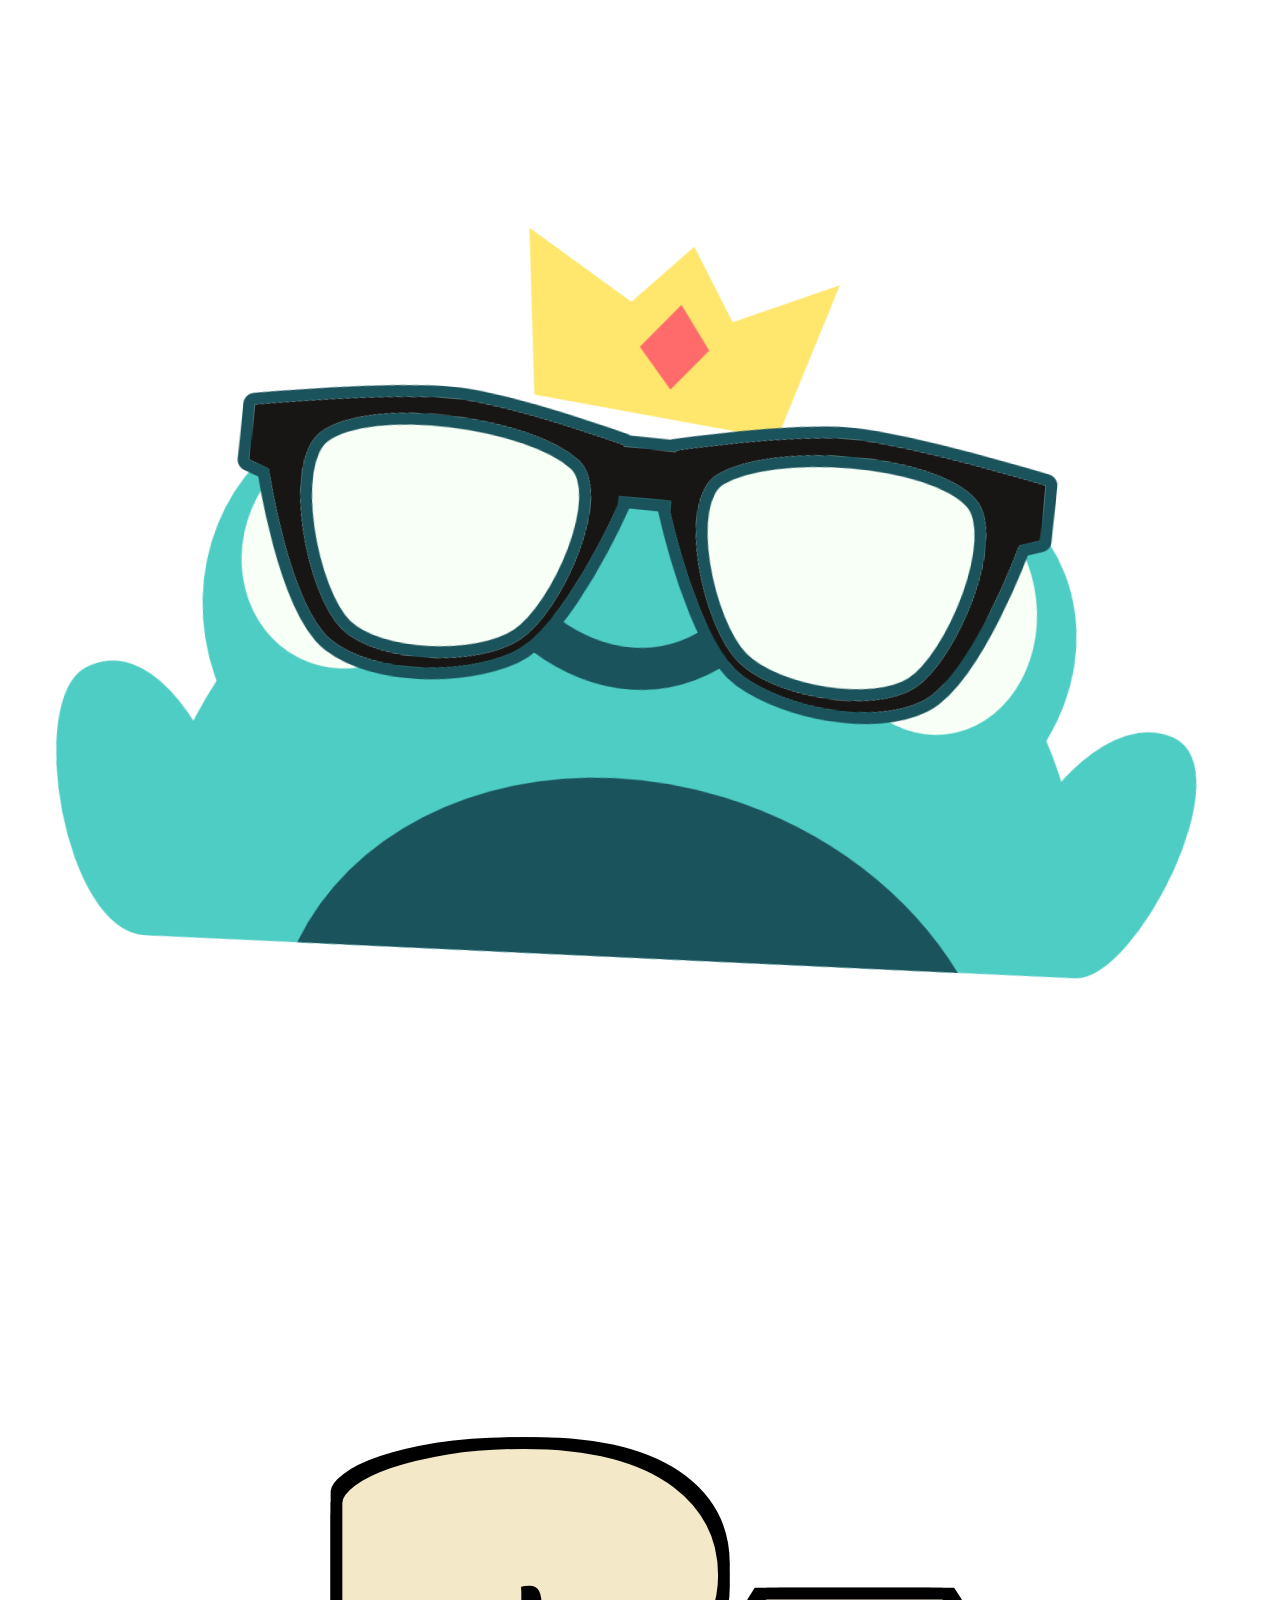
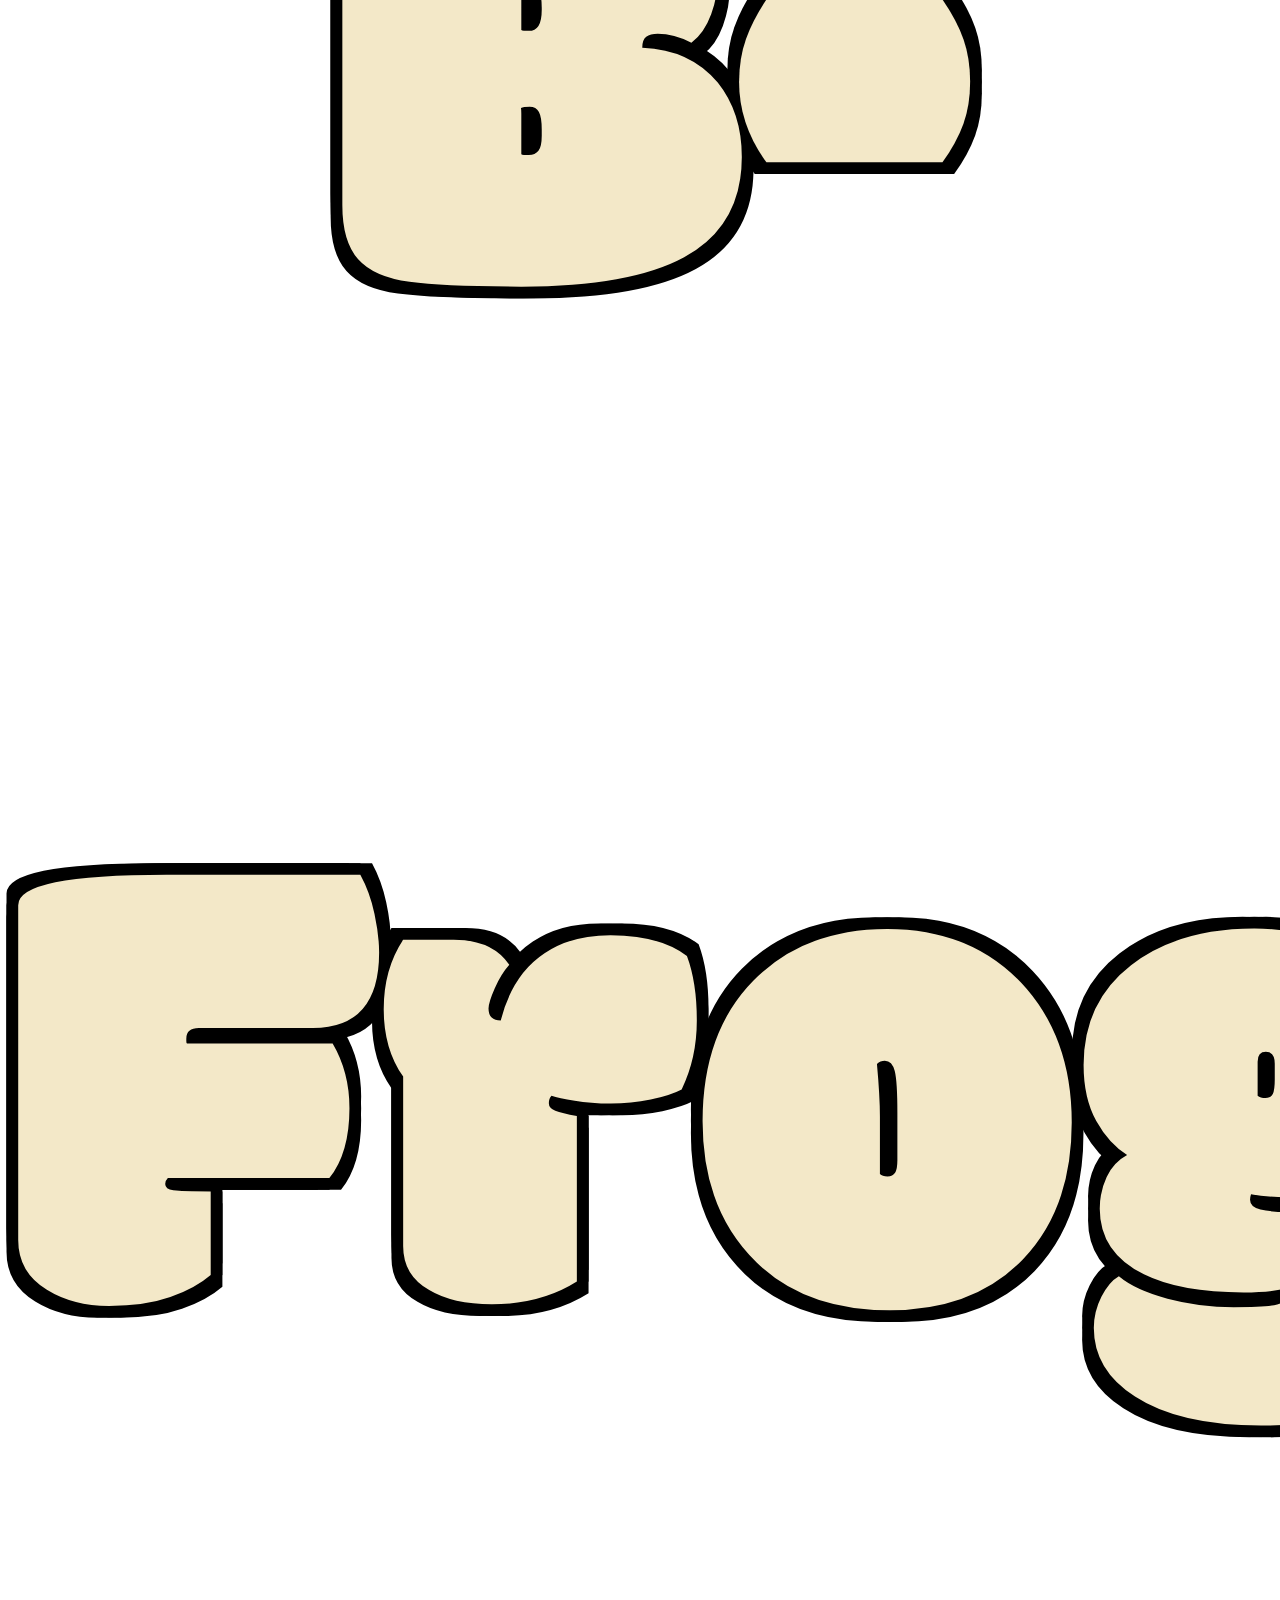
<file: b-froggio/index.html>
<!DOCTYPE html>
<html lang="en">
  <head>
    <script src="https://ajax.aspnetcdn.com/ajax/jQuery/jquery-3.5.0.min.js"></script>
    <link
      href="https://fonts.googleapis.com/css2?family=Modak&display=swap"
      rel="stylesheet"
    />

    <style>
      body {
        background: rgba(0, 0, 0, 0);
        overflow: hidden;
      }

      #username {
        vertical-align: top;
        margin-left: 2vw;
        font-size: 75vh;
        font-family: "Modak", cursive;
        color: #f3e8c8;
        text-shadow: -1.3vh -1.3vh 0 #000, 0 -1.3vh 0 #000, 1.3vh -1.3vh 0 #000,
          1.3vh 0 0 #000, 1.3vh 1.3vh 0 #000, 0 1.3vh 0 #000,
          -1.3vh 1.3vh 0 #000, -1.3vh 0 0 #000;
      }

      .animated {
        -webkit-animation-duration: 2s;
        animation-duration: 2s;
        -webkit-animation-fill-mode: both;
        animation-fill-mode: both;
        animation-iteration-count: infinite;
        -moz-animation-iteration-count: infinite;
        -webkit-animation-iteration-count: infinite;
        -o-animation-iteration-count: infinite;
      }

      @keyframes wobble {
        0% {
          transform: rotate(5deg);
        }
        50% {
          transform: rotate(-5deg);
        }
        100% {
          transform: rotate(5deg);
        }
      }

      .wobble {
        -webkit-animation-name: wobble;
        animation-name: wobble;
      }
    </style>
  </head>
  <body>
    <center>
      <img id="avatar" class="animated wobble" src="../images/avatar.png" /><span
        id="username"
        >B-Froggio</span
      >
    </center>
  </body>

  <script>
    $(document).ready(positionAvatar);
    $(window).resize(positionAvatar);

    function positionAvatar() {
      $("#avatar").css({
        height: window.innerHeight * 0.8,
        "margin-top": window.innerHeight * 0.1
      });
    }
  </script>
</html>
</file>
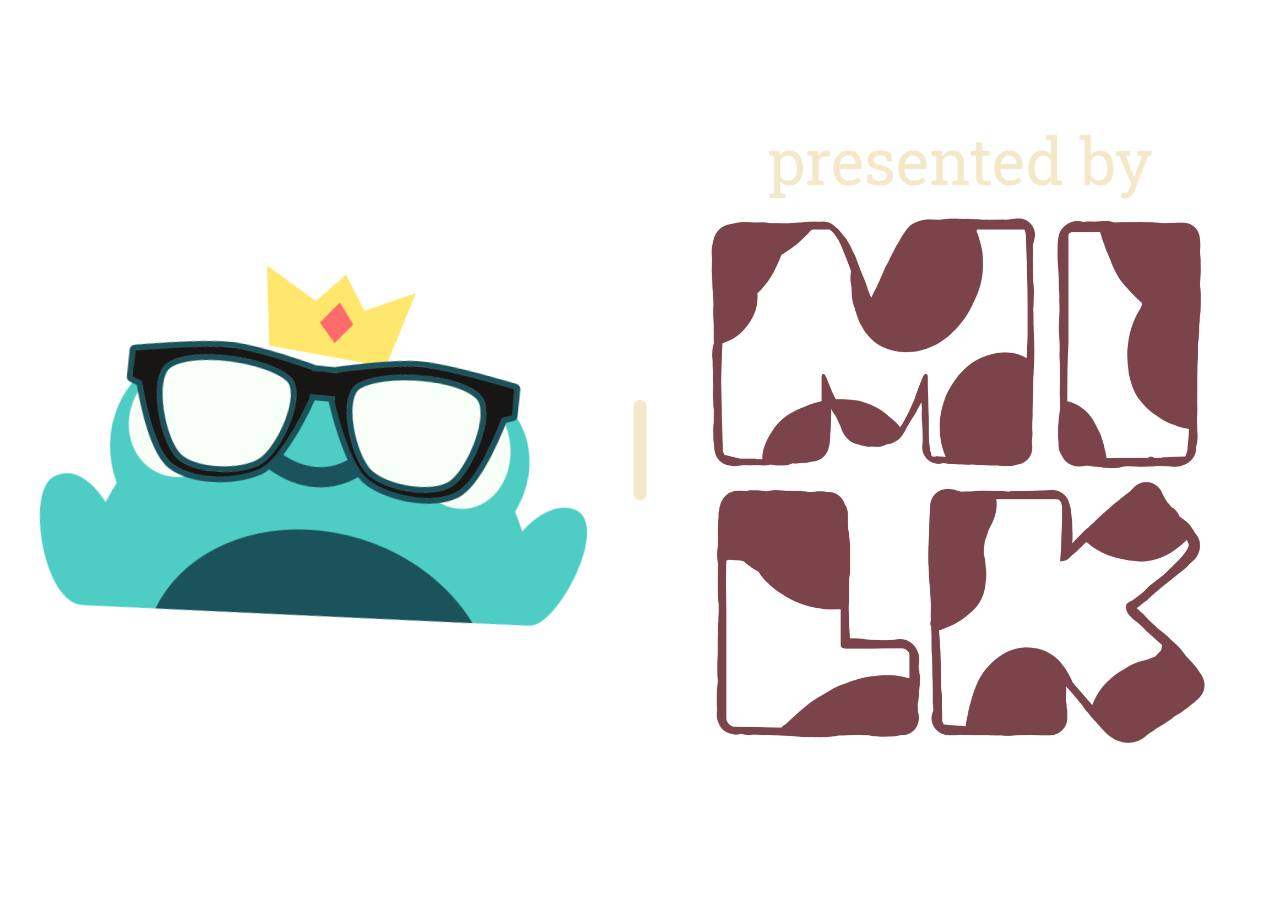
<file: logo-with-sponsors/index.html>
<!DOCTYPE html>
<html lang="en">
  <head>
    <script src="https://ajax.aspnetcdn.com/ajax/jQuery/jquery-3.5.0.min.js"></script>
    <link
      href="https://fonts.googleapis.com/css2?family=Roboto+Slab&display=swap"
      rel="stylesheet"
    />

    <style>
      body {
        background: rgba(0, 0, 0, 0);
        margin: 0;
        padding: 0;
        overflow: hidden;
      }

      #avatar {
        position: absolute;
        left: 0%;
        top: 0;
        height: 100%;
        width: 50%;
      }

      .animated {
        -webkit-animation-duration: 2s;
        animation-duration: 2s;
        -webkit-animation-fill-mode: both;
        animation-fill-mode: both;
        animation-iteration-count: infinite;
        -moz-animation-iteration-count: infinite;
        -webkit-animation-iteration-count: infinite;
        -o-animation-iteration-count: infinite;
      }

      @keyframes wobble {
        0% {
          transform: rotate(5deg);
        }
        50% {
          transform: rotate(-5deg);
        }
        100% {
          transform: rotate(5deg);
        }
      }

      .wobble {
        -webkit-animation-name: wobble;
        animation-name: wobble;
      }

      #sponsor-container {
        color: #f3e8c8;
        text-align: center;
        font-size: 5vw;
        font-family: "Roboto Slab", serif;
        box-sizing: border-box;
        padding: 3vw;
      }

      #divider {
        width: 1vw;
        border-radius: 0.5vw;
        height: 100px;
        position: absolute;
        left: 50%;
        top: 50%;
        -webkit-transform: translate(-50%, -50%);
        transform: translate(-50%, -50%);
        background-color: #f3e8c8;
        z-index: 999;
      }

      #drawer {
        position: absolute;
        left: 50%;
        top: 0;
        height: 100%;
        width: 50%;
        overflow-x: hidden;
      }

      #drawer > div {
        float: left;
      }

      #drawer-content {
        width: 100%;
        height: 100%;
        margin-left: 0;
      }

      .outer {
        display: table;
        position: relative;
        top: 0;
        left: 0;
        height: 100%;
        width: 100%;
      }

      .middle {
        display: table-cell;
        vertical-align: middle;
      }

      .inner {
        margin-left: auto;
        margin-right: auto;
        width: 100%;
      }

      #avatar-container img {
        width: 90%;
        height: auto;
        margin-left: 5%;
      }

      #sponsored-logo-container img {
        width: 100%;
        height: 100%;
        object-fit: contain;
      }
    </style>
  </head>
  <body>
    <div id="divider"></div>
    <div id="avatar">
      <div class="outer">
        <div class="middle">
          <div id="avatar-container" class="inner">
            <img
              id="avatar-image"
              class="animated wobble"
              src="../images/avatar.png"
            />
          </div>
        </div>
      </div>
    </div>
    <div id="drawer">
      <div id="drawer-content">
        <div class="outer">
          <div class="middle">
            <div id="sponsor-container" class="inner">
              <div id="sponsored-by">
                presented by
              </div>
              <div id="sponsored-logo-container">
                <img id="sponsor-logo" src="../images/milk-bar.png" />
              </div>
            </div>
          </div>
        </div>
      </div>
    </div>
  </body>
  <script>
    var sponsors = ["milk-bar.png", "compycore.png", "ginos-pizza.png"];
    var displayingSponsor = 0;
    var animationSpeed = 500;

    $(window).on("load", function() {
      fixHeight();
    });

    $(window).on("resize", function() {
      fixHeight();
    });

    function fixHeight() {
      $("#sponsored-logo-container").css({
        height:
          $("#avatar-container").outerHeight() -
          $("#sponsored-by").outerHeight()
      });

      $("#divider").css({
        height: $("#avatar-container").outerHeight()
      });
    }

    setInterval(function() {
      $("#drawer-content").animate(
        { "margin-left": -$("#drawer-content").outerWidth() },
        animationSpeed,
        function() {
          if (displayingSponsor < sponsors.length - 1) {
            displayingSponsor++;
          } else {
            displayingSponsor = 0;
          }

          $("#sponsor-logo").attr(
            "src",
            "../images/" + sponsors[displayingSponsor]
          );

          $("#drawer-content").animate({ "margin-left": 0 }, animationSpeed);
        }
      );
    }, 5 * 1000);
  </script>
</html>
</file>
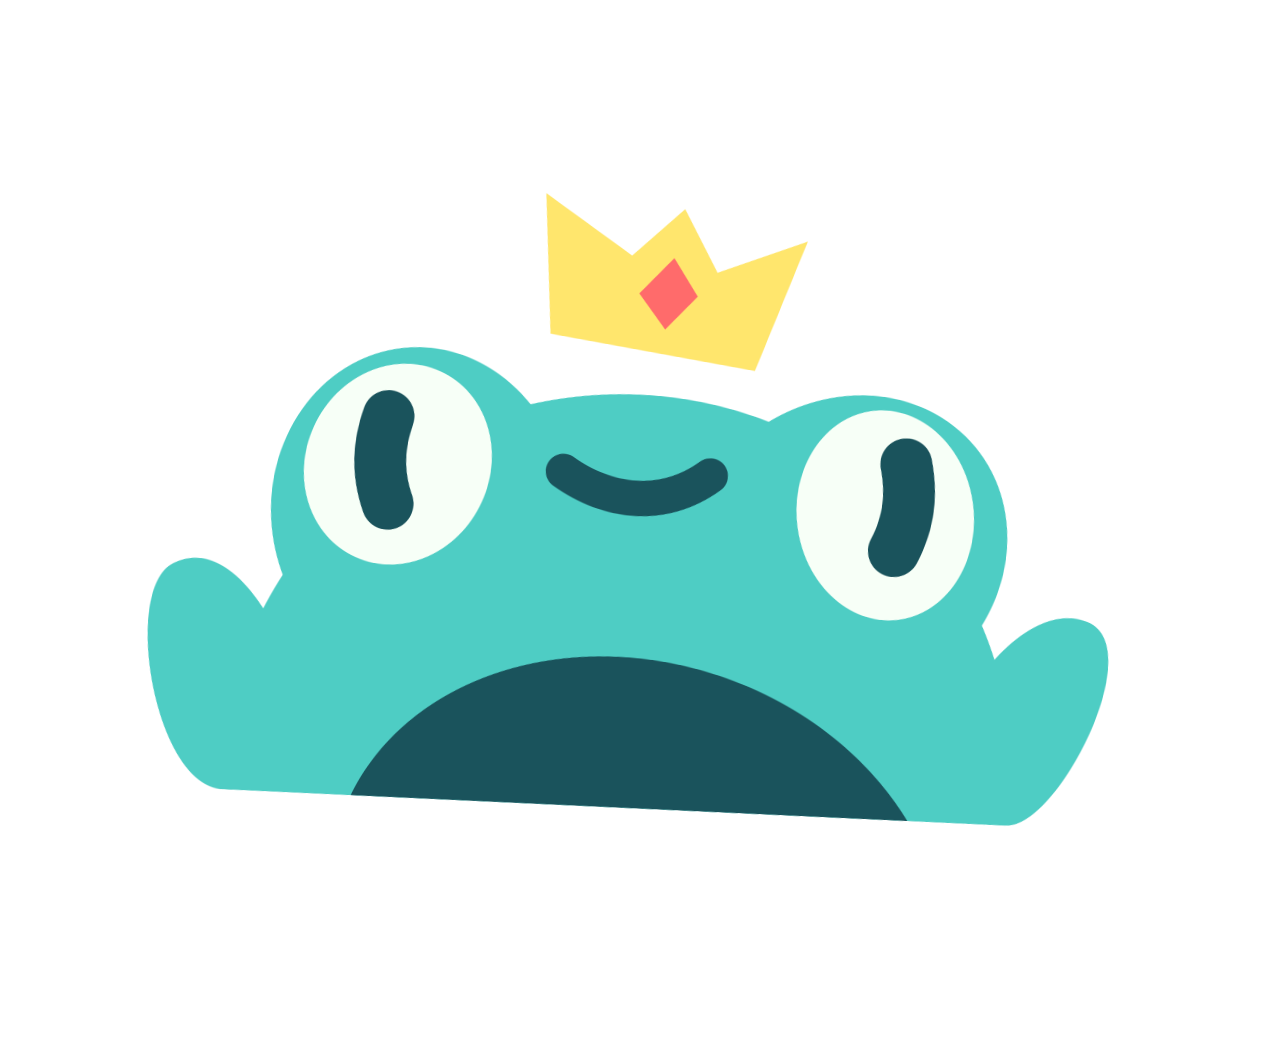
<file: logo/index.html>
<!DOCTYPE html>
<html lang="en">
  <head>
    <script src="https://ajax.aspnetcdn.com/ajax/jQuery/jquery-3.5.0.min.js"></script>

    <style>
      body {
        background: rgba(0, 0, 0, 0);
        overflow: hidden;
      }

      .animated {
        -webkit-animation-duration: 2s;
        animation-duration: 2s;
        -webkit-animation-fill-mode: both;
        animation-fill-mode: both;
        animation-iteration-count: infinite;
        -moz-animation-iteration-count: infinite;
        -webkit-animation-iteration-count: infinite;
        -o-animation-iteration-count: infinite;
      }

      @keyframes wobble {
        0% {
          transform: rotate(5deg);
        }
        50% {
          transform: rotate(-5deg);
        }
        100% {
          transform: rotate(5deg);
        }
      }

      .wobble {
        -webkit-animation-name: wobble;
        animation-name: wobble;
      }

      #avatar {
        width: 80%;
      }
    </style>
  </head>
  <body>
    <center>
      <img id="avatar" class="animated wobble" src="../images/avatar-original.png" />
    </center>
  </body>
</html>
</file>
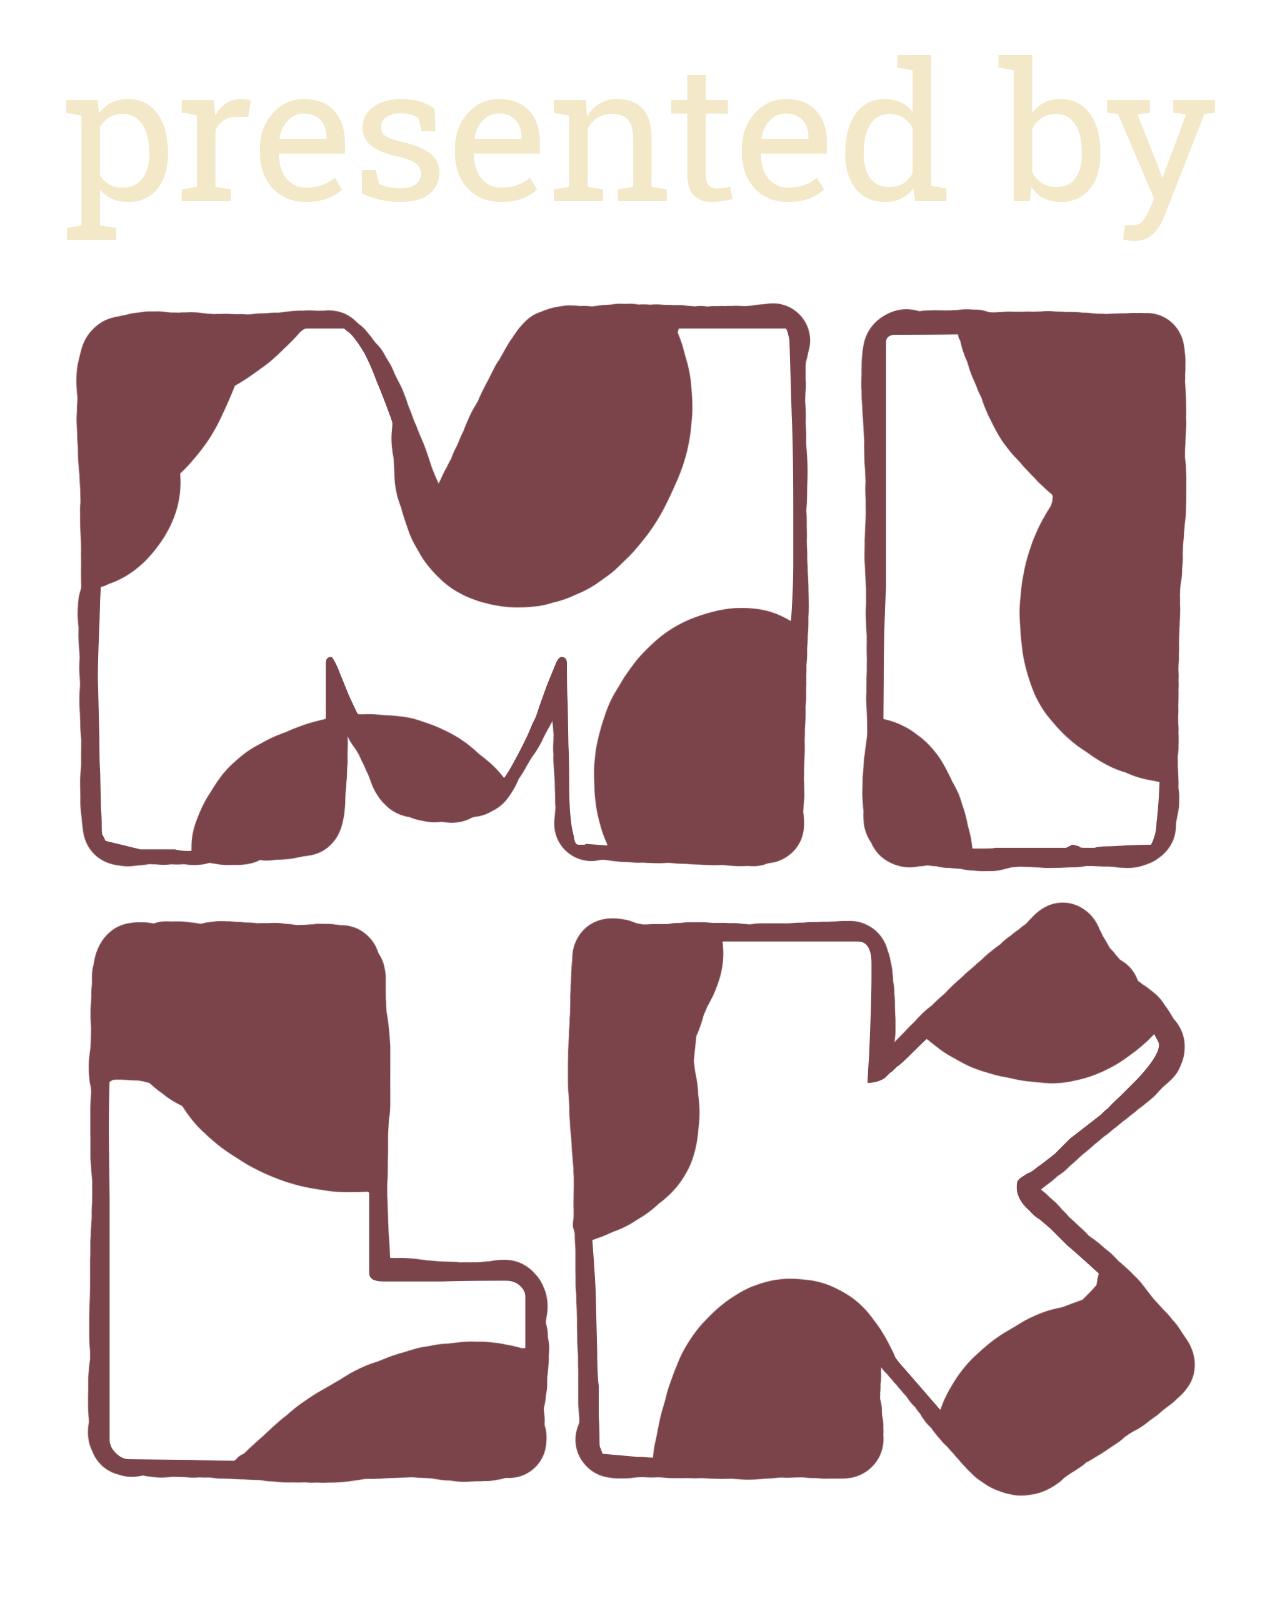
<file: presented-by/index.html>
<!DOCTYPE html>
<html lang="en">
  <head>
    <script src="https://ajax.aspnetcdn.com/ajax/jQuery/jquery-3.5.0.min.js"></script>
    <link
      href="https://fonts.googleapis.com/css2?family=Roboto+Slab&display=swap"
      rel="stylesheet"
    />

    <style>
      body {
        background: rgba(0, 0, 0, 0);
        margin: 0;
        padding: 0;
        overflow: hidden;
      }

      #container {
        color: #f3e8c8;
        text-align: center;
        font-size: 15vw;
        font-family: "Roboto Slab", serif;
      }

      .outer {
        display: table;
        position: absolute;
        top: 0;
        left: 0;
        height: 100%;
        width: 100%;
      }

      .middle {
        display: table-cell;
        vertical-align: middle;
      }

      .inner {
        margin-left: auto;
        margin-right: auto;
        width: 100%;
      }

      img {
        margin-top: 1vw;
        width: 100%;
      }
    </style>
  </head>
  <body>
    <div class="outer">
      <div class="middle">
        <div id="container" class="inner">
          presented by<br />
          <img id="sponsor-logo" src="../images/milk-bar.png" />
        </div>
      </div>
    </div>
  </body>

  <script>
    var sponsors = ["milk-bar.png", "compycore.png", "ginos-pizza.png"];
    var displayingSponsor = 0;

    setInterval(function() {
      $("#container").fadeToggle(2000, function() {
        if ($("#container").css("display") == "none") {
          if (displayingSponsor < sponsors.length - 1) {
            displayingSponsor++;
          } else {
            displayingSponsor = 0;
          }

          $("#sponsor-logo").attr(
            "src",
            "../images/" + sponsors[displayingSponsor]
          );
        }
      });
    }, 30 * 1000);
  </script>
</html>
</file>
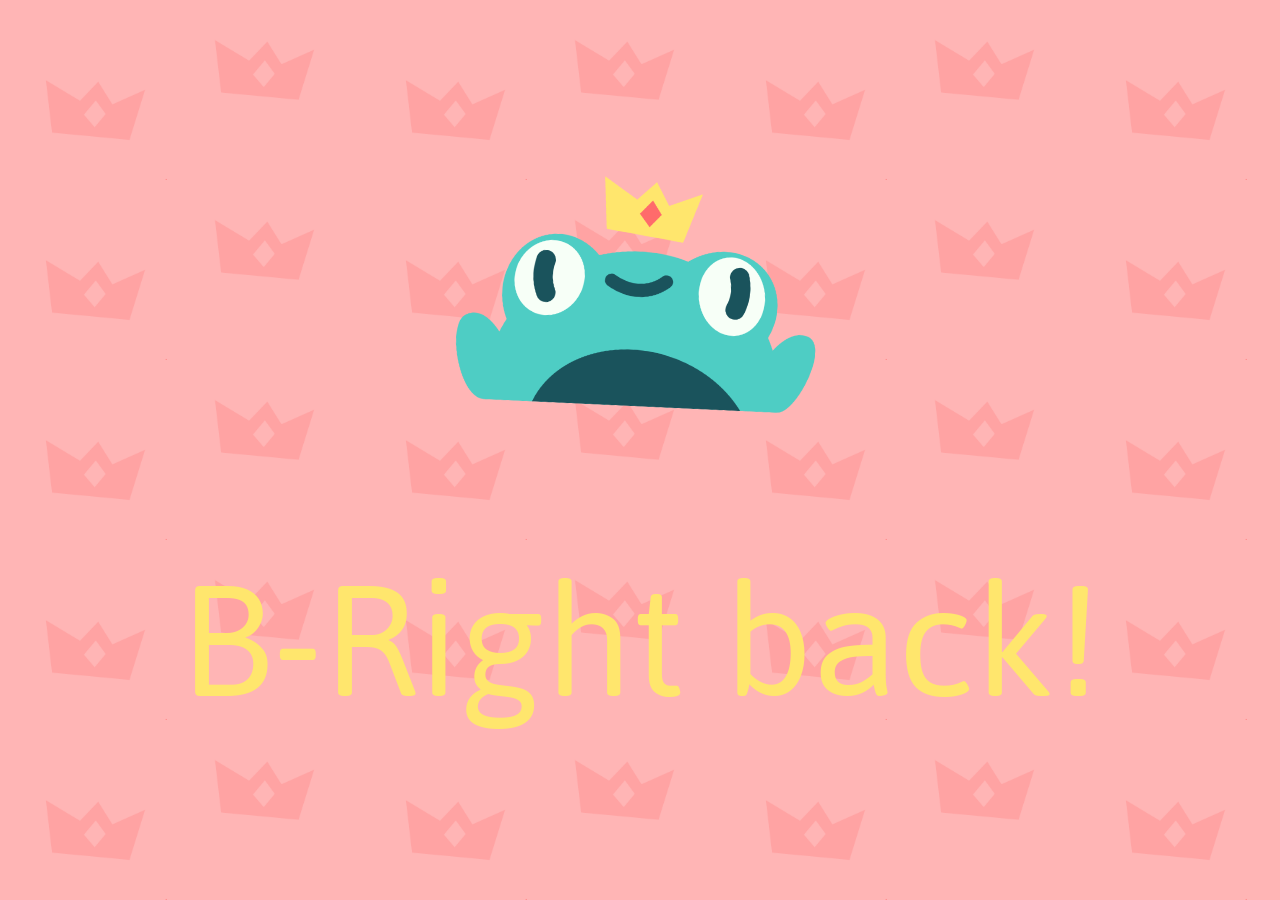
<file: waiting-screen/index.html>
<!DOCTYPE html>
<html>
  <head>
    <script src="https://ajax.aspnetcdn.com/ajax/jQuery/jquery-3.5.0.min.js"></script>

    <link
      href="https://fonts.googleapis.com/css2?family=Jaldi:wght@700&display=swap"
      rel="stylesheet"
    />

    <style>
      .outer {
        display: table;
        position: absolute;
        top: 0;
        left: 0;
        height: 100%;
        width: 100%;
      }

      .middle {
        display: table-cell;
        vertical-align: middle;
      }

      .inner {
        margin-left: auto;
        margin-right: auto;
        width: 100%;
      }

      @keyframes animatedBackground {
        from {
          background-position: 0px 0px;
        }
        to {
          background-position: 0px 40vh;
        }
      }

      body {
        background-image: url("../images/background.png");
        background-repeat: repeat;
        background-size: 40vh;
        background-position: 0px 0px;
        animation: animatedBackground 15s linear infinite;
        overflow: hidden;
      }

      .animated {
        -webkit-animation-duration: 2s;
        animation-duration: 2s;
        -webkit-animation-fill-mode: both;
        animation-fill-mode: both;
        animation-iteration-count: infinite;
        -moz-animation-iteration-count: infinite;
        -webkit-animation-iteration-count: infinite;
        -o-animation-iteration-count: infinite;
      }

      @keyframes wobble {
        0% {
          transform: rotate(5deg);
        }
        50% {
          transform: rotate(-5deg);
        }
        100% {
          transform: rotate(5deg);
        }
      }

      .wobble {
        -webkit-animation-name: wobble;
        animation-name: wobble;
      }

      #avatar {
        height: 42vh;
      }

      #message {
        width: 100%;
        font-size: 20vh;
        text-align: center;
        font-family: "Jaldi", cursive;
        color: #ffe66d;
      }
    </style>
  </head>
  <body>
    <div class="outer">
      <div class="middle">
        <div id="container" class="inner">
          <center>
            <img
              id="avatar"
              class="animated wobble"
              src="../images/avatar-original.png"
            />
          </center>
          <div id="message">B-Right back!</div>
        </div>
      </div>
    </div>
  </body>

  <script>
    $(document).ready(init());

    function init() {
      if (getParameterByName("blank") == "true") {
        $("#container").hide();
      } else {
        $("#message").html(getParameterByName("message") || "B-Right back!");
      }
    }

    function getParameterByName(name, url) {
      if (!url) url = window.location.href;
      name = name.replace(/[\[\]]/g, "\\$&");
      var regex = new RegExp("[?&]" + name + "(=([^&#]*)|&|#|$)"),
        results = regex.exec(url);
      if (!results) return null;
      if (!results[2]) return "";
      return decodeURIComponent(results[2].replace(/\+/g, " "));
    }
  </script>
</html>
</file>
